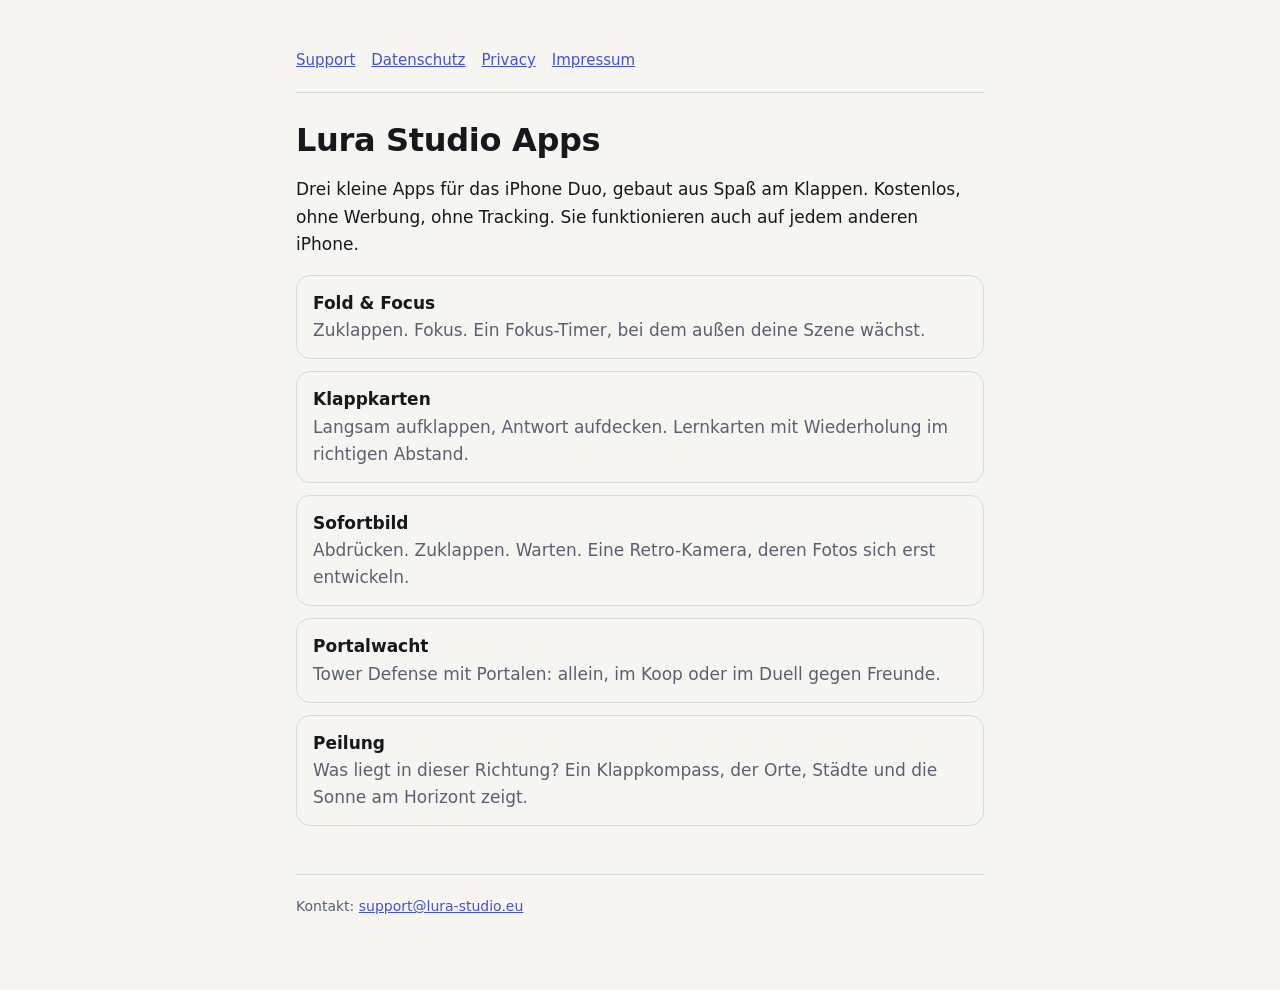
<file: index.html>
<!doctype html>
<html lang="de">
<head>
<meta charset="utf-8">
<meta name="viewport" content="width=device-width, initial-scale=1">
<title>Lura Studio Apps</title>
<link rel="stylesheet" href="style.css">
</head>
<body>
<main>
<nav><a href="support.html">Support</a><a href="datenschutz.html">Datenschutz</a><a href="privacy.html" lang="en">Privacy</a><a href="impressum.html">Impressum</a></nav>

<h1>Lura Studio Apps</h1>
<p>Drei kleine Apps für das iPhone Duo, gebaut aus Spaß am Klappen. Kostenlos, ohne Werbung, ohne Tracking. Sie funktionieren auch auf jedem anderen iPhone.</p>

<ul class="apps">
<li><strong>Fold &amp; Focus</strong><br><span class="muted">Zuklappen. Fokus. Ein Fokus-Timer, bei dem außen deine Szene wächst.</span></li>
<li><strong>Klappkarten</strong><br><span class="muted">Langsam aufklappen, Antwort aufdecken. Lernkarten mit Wiederholung im richtigen Abstand.</span></li>
<li><strong>Sofortbild</strong><br><span class="muted">Abdrücken. Zuklappen. Warten. Eine Retro-Kamera, deren Fotos sich erst entwickeln.</span></li>
<li><strong>Portalwacht</strong><br><span class="muted">Tower Defense mit Portalen: allein, im Koop oder im Duell gegen Freunde.</span></li>
<li><strong>Peilung</strong><br><span class="muted">Was liegt in dieser Richtung? Ein Klappkompass, der Orte, Städte und die Sonne am Horizont zeigt.</span></li>
</ul>

<footer>Kontakt: <a href="mailto:support@lura-studio.eu">support@lura-studio.eu</a></footer>
</main>
</body>
</html>
</file>
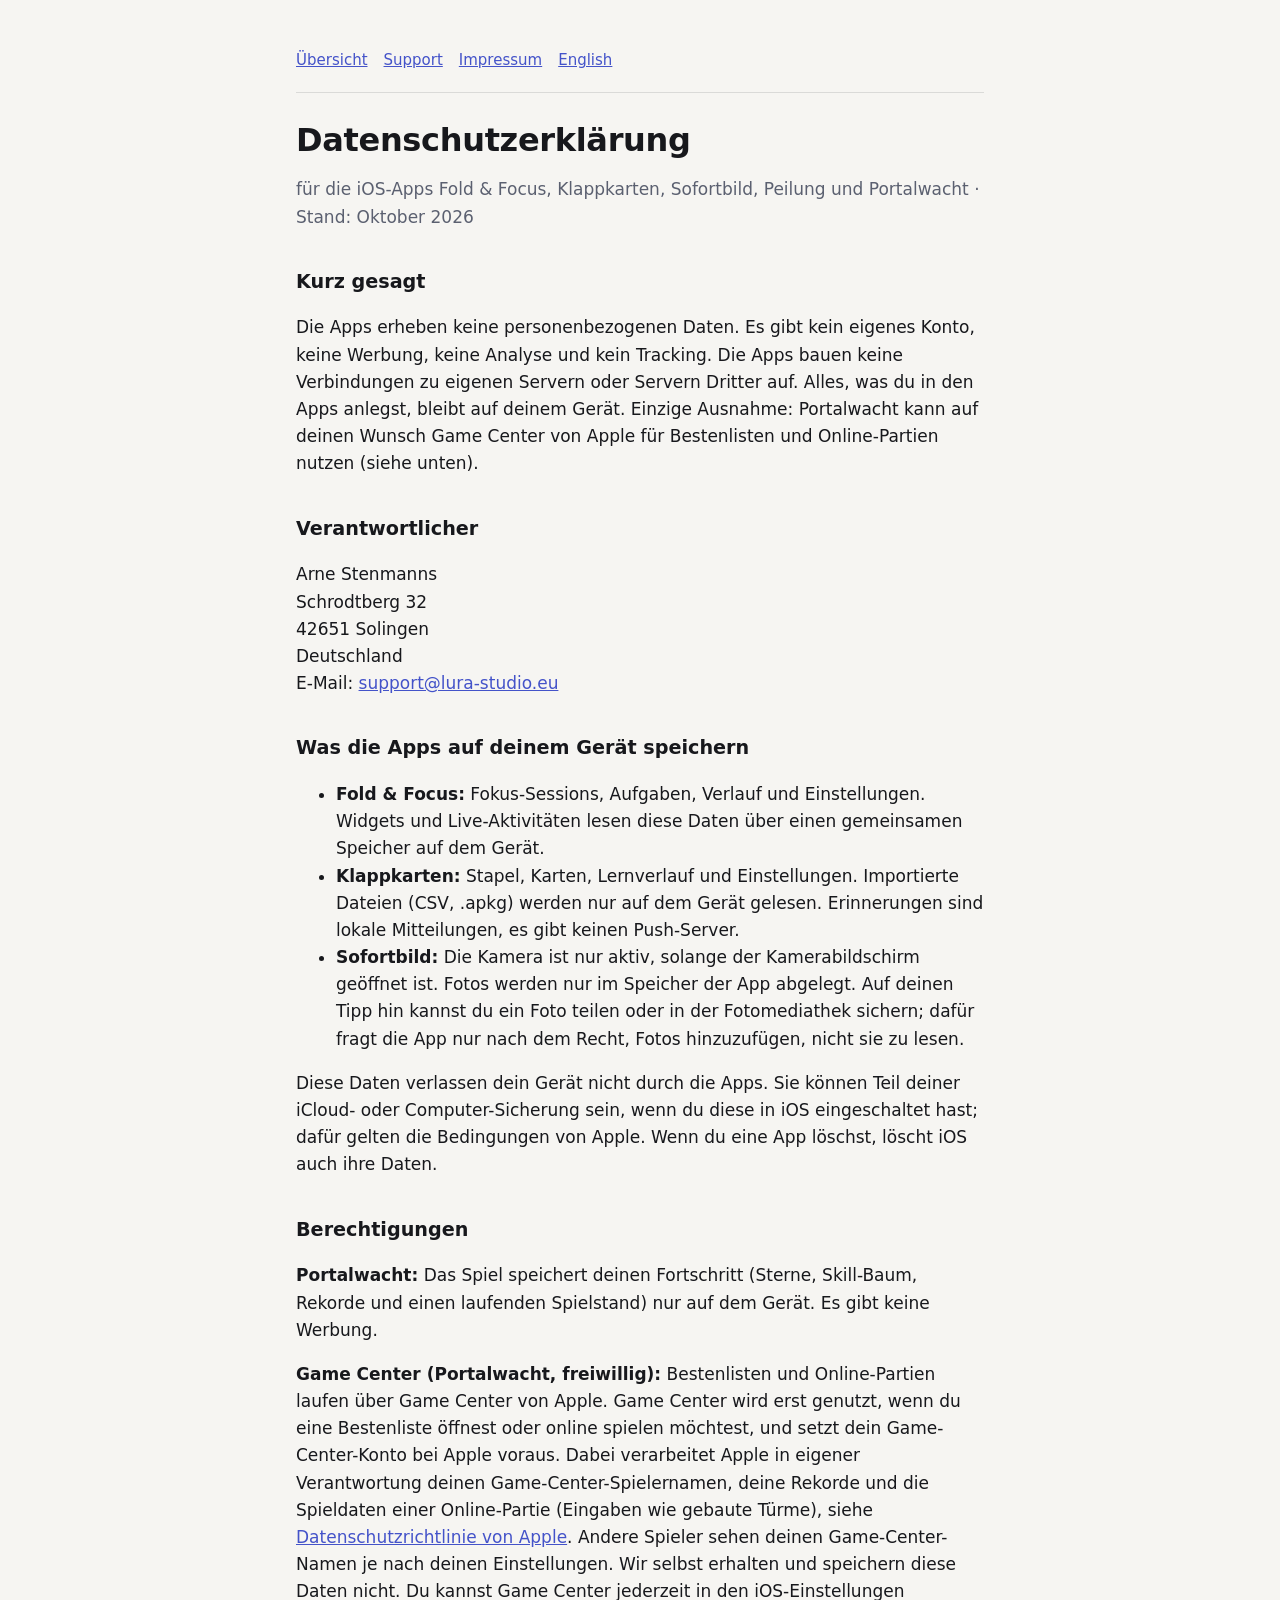
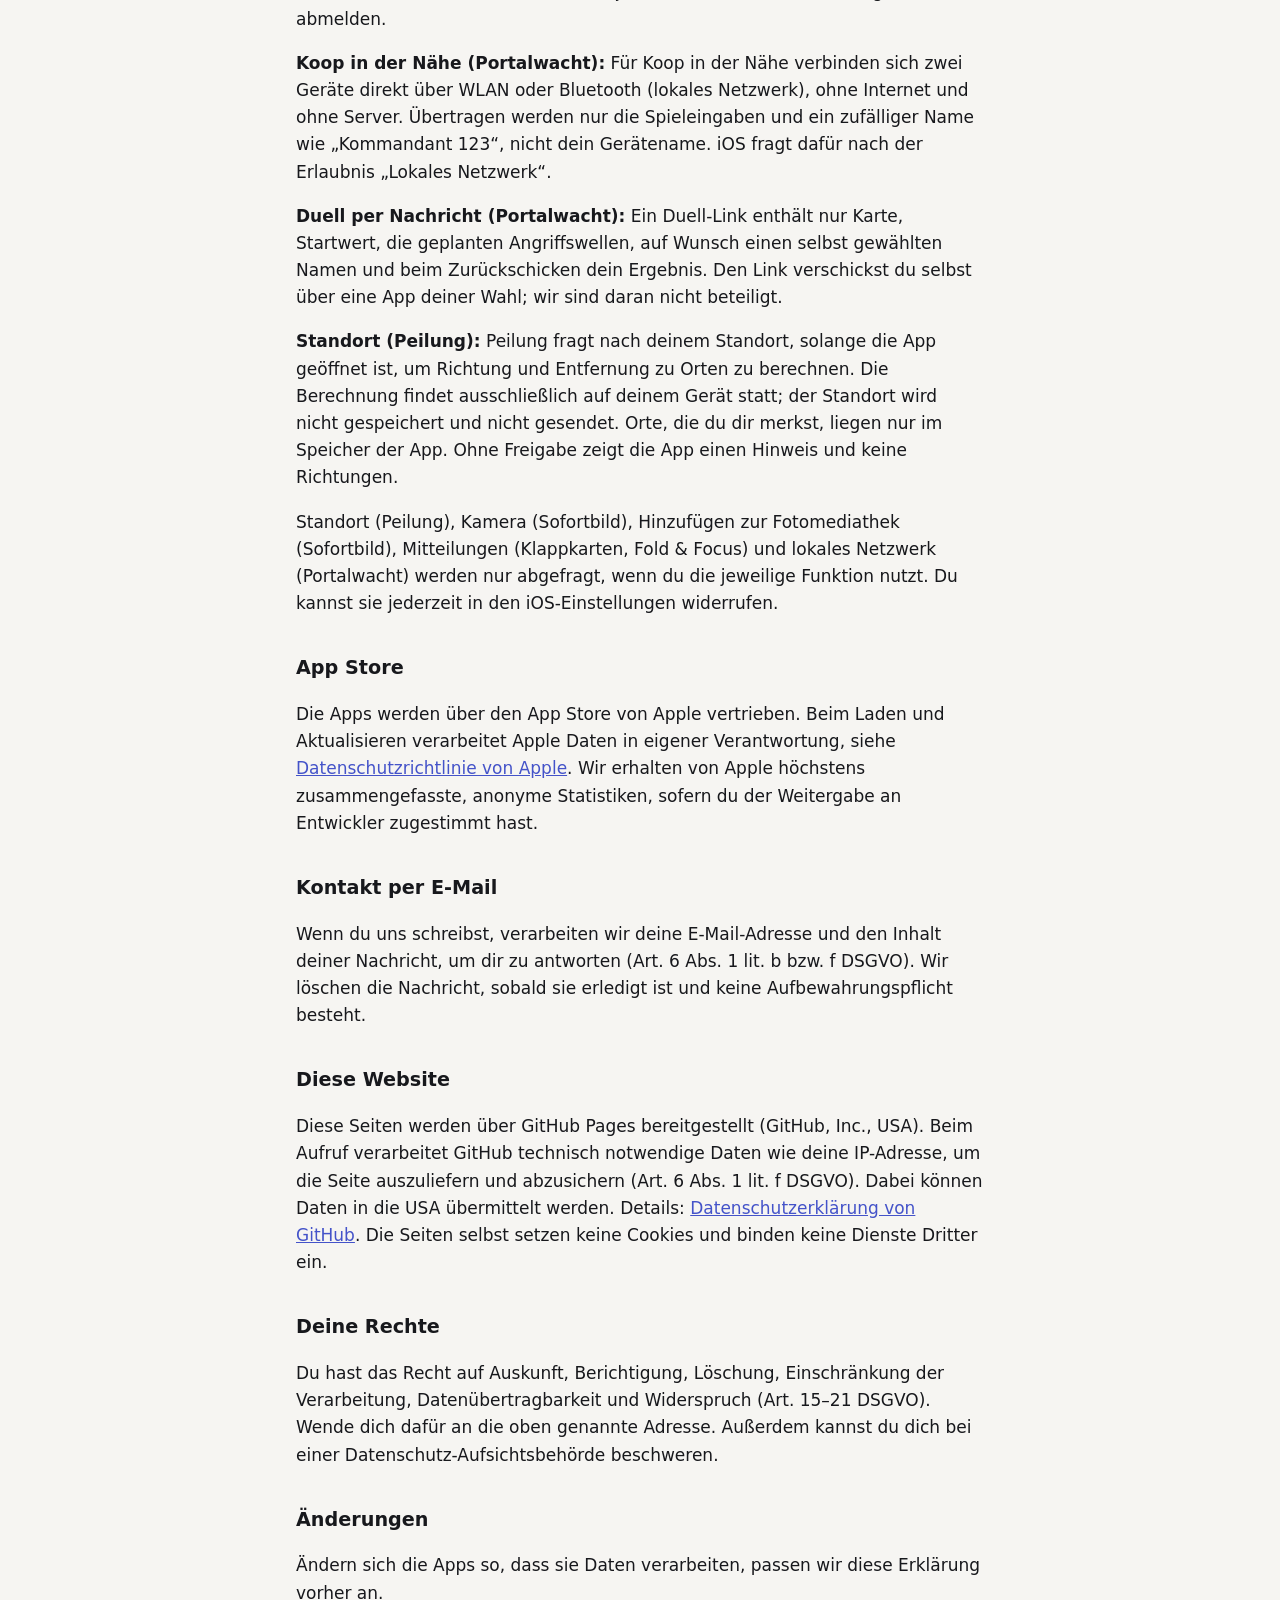
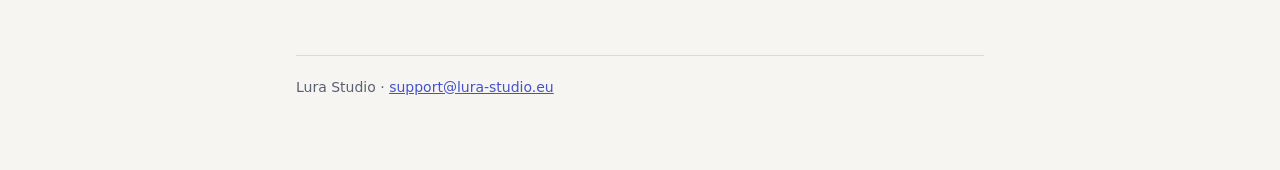
<file: datenschutz.html>
<!doctype html>
<html lang="de">
<head>
<meta charset="utf-8">
<meta name="viewport" content="width=device-width, initial-scale=1">
<title>Datenschutz – Lura Studio Apps</title>
<link rel="stylesheet" href="style.css">
</head>
<body>
<main>
<nav><a href="./">Übersicht</a><a href="support.html">Support</a><a href="impressum.html">Impressum</a><a href="privacy.html" lang="en">English</a></nav>

<h1>Datenschutzerklärung</h1>
<p class="muted">für die iOS-Apps Fold &amp; Focus, Klappkarten, Sofortbild, Peilung und Portalwacht · Stand: Oktober 2026</p>

<h2>Kurz gesagt</h2>
<p>Die Apps erheben keine personenbezogenen Daten. Es gibt kein eigenes Konto, keine Werbung, keine Analyse und kein Tracking. Die Apps bauen keine Verbindungen zu eigenen Servern oder Servern Dritter auf. Alles, was du in den Apps anlegst, bleibt auf deinem Gerät. Einzige Ausnahme: Portalwacht kann auf deinen Wunsch Game Center von Apple für Bestenlisten und Online-Partien nutzen (siehe unten).</p>

<h2>Verantwortlicher</h2>
<p>Arne Stenmanns<br>
Schrodtberg 32<br>
42651 Solingen<br>
Deutschland<br>
E-Mail: <a href="mailto:support@lura-studio.eu">support@lura-studio.eu</a></p>

<h2>Was die Apps auf deinem Gerät speichern</h2>
<ul>
<li><strong>Fold &amp; Focus:</strong> Fokus-Sessions, Aufgaben, Verlauf und Einstellungen. Widgets und Live-Aktivitäten lesen diese Daten über einen gemeinsamen Speicher auf dem Gerät.</li>
<li><strong>Klappkarten:</strong> Stapel, Karten, Lernverlauf und Einstellungen. Importierte Dateien (CSV, .apkg) werden nur auf dem Gerät gelesen. Erinnerungen sind lokale Mitteilungen, es gibt keinen Push-Server.</li>
<li><strong>Sofortbild:</strong> Die Kamera ist nur aktiv, solange der Kamerabildschirm geöffnet ist. Fotos werden nur im Speicher der App abgelegt. Auf deinen Tipp hin kannst du ein Foto teilen oder in der Fotomediathek sichern; dafür fragt die App nur nach dem Recht, Fotos hinzuzufügen, nicht sie zu lesen.</li>
</ul>
<p>Diese Daten verlassen dein Gerät nicht durch die Apps. Sie können Teil deiner iCloud- oder Computer-Sicherung sein, wenn du diese in iOS eingeschaltet hast; dafür gelten die Bedingungen von Apple. Wenn du eine App löschst, löscht iOS auch ihre Daten.</p>

<h2>Berechtigungen</h2>
<p><strong>Portalwacht:</strong> Das Spiel speichert deinen Fortschritt (Sterne, Skill-Baum, Rekorde und einen laufenden Spielstand) nur auf dem Gerät. Es gibt keine Werbung.</p>
<p><strong>Game Center (Portalwacht, freiwillig):</strong> Bestenlisten und Online-Partien laufen über Game Center von Apple. Game Center wird erst genutzt, wenn du eine Bestenliste öffnest oder online spielen möchtest, und setzt dein Game-Center-Konto bei Apple voraus. Dabei verarbeitet Apple in eigener Verantwortung deinen Game-Center-Spielernamen, deine Rekorde und die Spieldaten einer Online-Partie (Eingaben wie gebaute Türme), siehe <a href="https://www.apple.com/de/legal/privacy/">Datenschutzrichtlinie von Apple</a>. Andere Spieler sehen deinen Game-Center-Namen je nach deinen Einstellungen. Wir selbst erhalten und speichern diese Daten nicht. Du kannst Game Center jederzeit in den iOS-Einstellungen abmelden.</p>
<p><strong>Koop in der Nähe (Portalwacht):</strong> Für Koop in der Nähe verbinden sich zwei Geräte direkt über WLAN oder Bluetooth (lokales Netzwerk), ohne Internet und ohne Server. Übertragen werden nur die Spieleingaben und ein zufälliger Name wie „Kommandant 123“, nicht dein Gerätename. iOS fragt dafür nach der Erlaubnis „Lokales Netzwerk“.</p>
<p><strong>Duell per Nachricht (Portalwacht):</strong> Ein Duell-Link enthält nur Karte, Startwert, die geplanten Angriffswellen, auf Wunsch einen selbst gewählten Namen und beim Zurückschicken dein Ergebnis. Den Link verschickst du selbst über eine App deiner Wahl; wir sind daran nicht beteiligt.</p>
<p><strong>Standort (Peilung):</strong> Peilung fragt nach deinem Standort, solange die App geöffnet ist, um Richtung und Entfernung zu Orten zu berechnen. Die Berechnung findet ausschließlich auf deinem Gerät statt; der Standort wird nicht gespeichert und nicht gesendet. Orte, die du dir merkst, liegen nur im Speicher der App. Ohne Freigabe zeigt die App einen Hinweis und keine Richtungen.</p>
<p>Standort (Peilung), Kamera (Sofortbild), Hinzufügen zur Fotomediathek (Sofortbild), Mitteilungen (Klappkarten, Fold &amp; Focus) und lokales Netzwerk (Portalwacht) werden nur abgefragt, wenn du die jeweilige Funktion nutzt. Du kannst sie jederzeit in den iOS-Einstellungen widerrufen.</p>

<h2>App Store</h2>
<p>Die Apps werden über den App Store von Apple vertrieben. Beim Laden und Aktualisieren verarbeitet Apple Daten in eigener Verantwortung, siehe <a href="https://www.apple.com/de/legal/privacy/">Datenschutzrichtlinie von Apple</a>. Wir erhalten von Apple höchstens zusammengefasste, anonyme Statistiken, sofern du der Weitergabe an Entwickler zugestimmt hast.</p>

<h2>Kontakt per E-Mail</h2>
<p>Wenn du uns schreibst, verarbeiten wir deine E-Mail-Adresse und den Inhalt deiner Nachricht, um dir zu antworten (Art. 6 Abs. 1 lit. b bzw. f DSGVO). Wir löschen die Nachricht, sobald sie erledigt ist und keine Aufbewahrungspflicht besteht.</p>

<h2>Diese Website</h2>
<p>Diese Seiten werden über GitHub Pages bereitgestellt (GitHub, Inc., USA). Beim Aufruf verarbeitet GitHub technisch notwendige Daten wie deine IP-Adresse, um die Seite auszuliefern und abzusichern (Art. 6 Abs. 1 lit. f DSGVO). Dabei können Daten in die USA übermittelt werden. Details: <a href="https://docs.github.com/de/site-policy/privacy-policies/github-general-privacy-statement">Datenschutzerklärung von GitHub</a>. Die Seiten selbst setzen keine Cookies und binden keine Dienste Dritter ein.</p>

<h2>Deine Rechte</h2>
<p>Du hast das Recht auf Auskunft, Berichtigung, Löschung, Einschränkung der Verarbeitung, Datenübertragbarkeit und Widerspruch (Art. 15–21 DSGVO). Wende dich dafür an die oben genannte Adresse. Außerdem kannst du dich bei einer Datenschutz-Aufsichtsbehörde beschweren.</p>

<h2>Änderungen</h2>
<p>Ändern sich die Apps so, dass sie Daten verarbeiten, passen wir diese Erklärung vorher an.</p>

<footer>Lura Studio · <a href="mailto:support@lura-studio.eu">support@lura-studio.eu</a></footer>
</main>
</body>
</html>
</file>
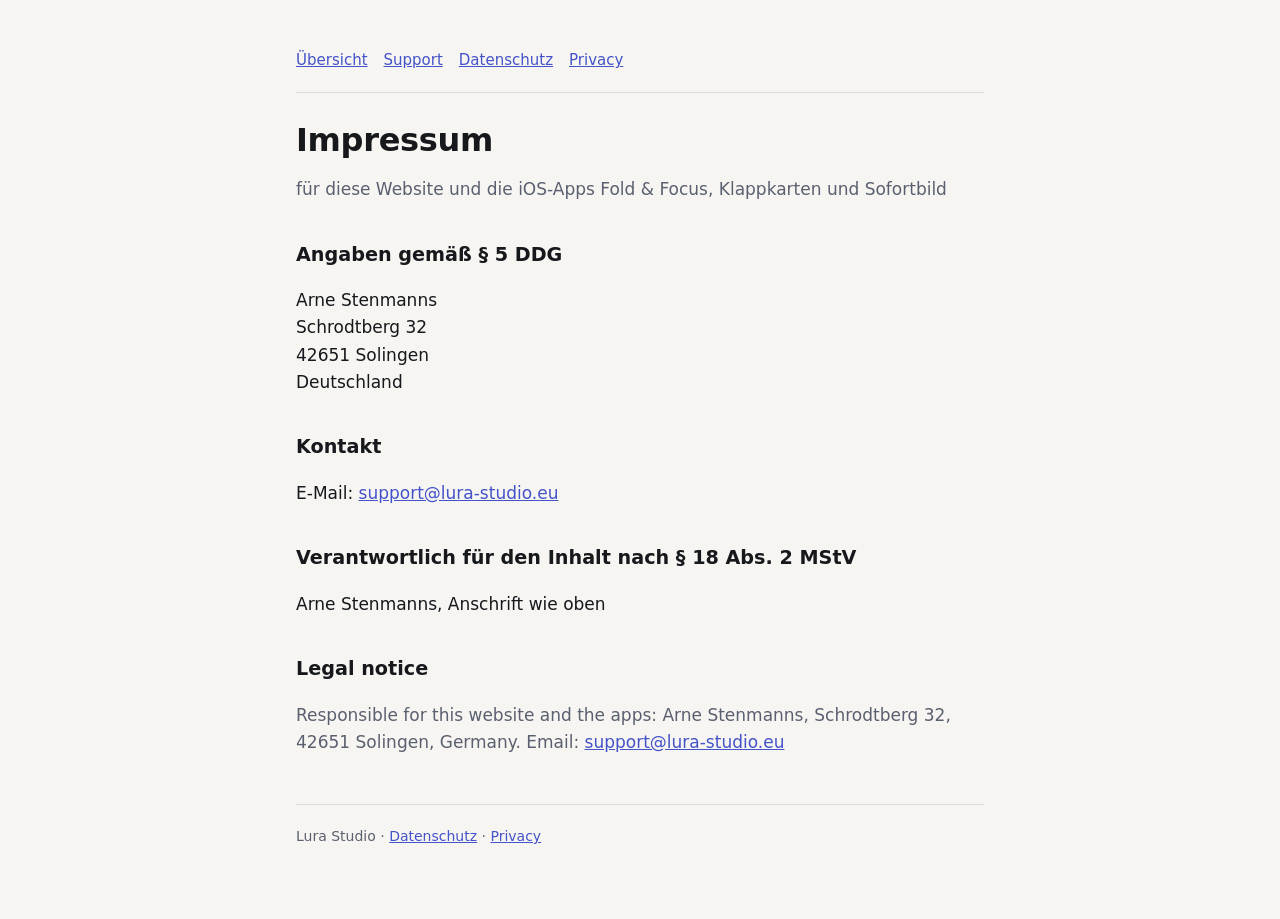
<file: impressum.html>
<!doctype html>
<html lang="de">
<head>
<meta charset="utf-8">
<meta name="viewport" content="width=device-width, initial-scale=1">
<title>Impressum – Lura Studio Apps</title>
<link rel="stylesheet" href="style.css">
</head>
<body>
<main>
<nav><a href="./">Übersicht</a><a href="support.html">Support</a><a href="datenschutz.html">Datenschutz</a><a href="privacy.html" lang="en">Privacy</a></nav>

<h1>Impressum</h1>
<p class="muted">für diese Website und die iOS-Apps Fold &amp; Focus, Klappkarten und Sofortbild</p>

<h2>Angaben gemäß § 5 DDG</h2>
<p>Arne Stenmanns<br>
Schrodtberg 32<br>
42651 Solingen<br>
Deutschland</p>

<h2>Kontakt</h2>
<p>E-Mail: <a href="mailto:support@lura-studio.eu">support@lura-studio.eu</a></p>

<h2>Verantwortlich für den Inhalt nach § 18 Abs. 2 MStV</h2>
<p>Arne Stenmanns, Anschrift wie oben</p>

<h2 lang="en">Legal notice</h2>
<p lang="en" class="muted">Responsible for this website and the apps: Arne Stenmanns, Schrodtberg 32, 42651 Solingen, Germany. Email: <a href="mailto:support@lura-studio.eu">support@lura-studio.eu</a></p>

<footer>Lura Studio · <a href="datenschutz.html">Datenschutz</a> · <a href="privacy.html">Privacy</a></footer>
</main>
</body>
</html>
</file>
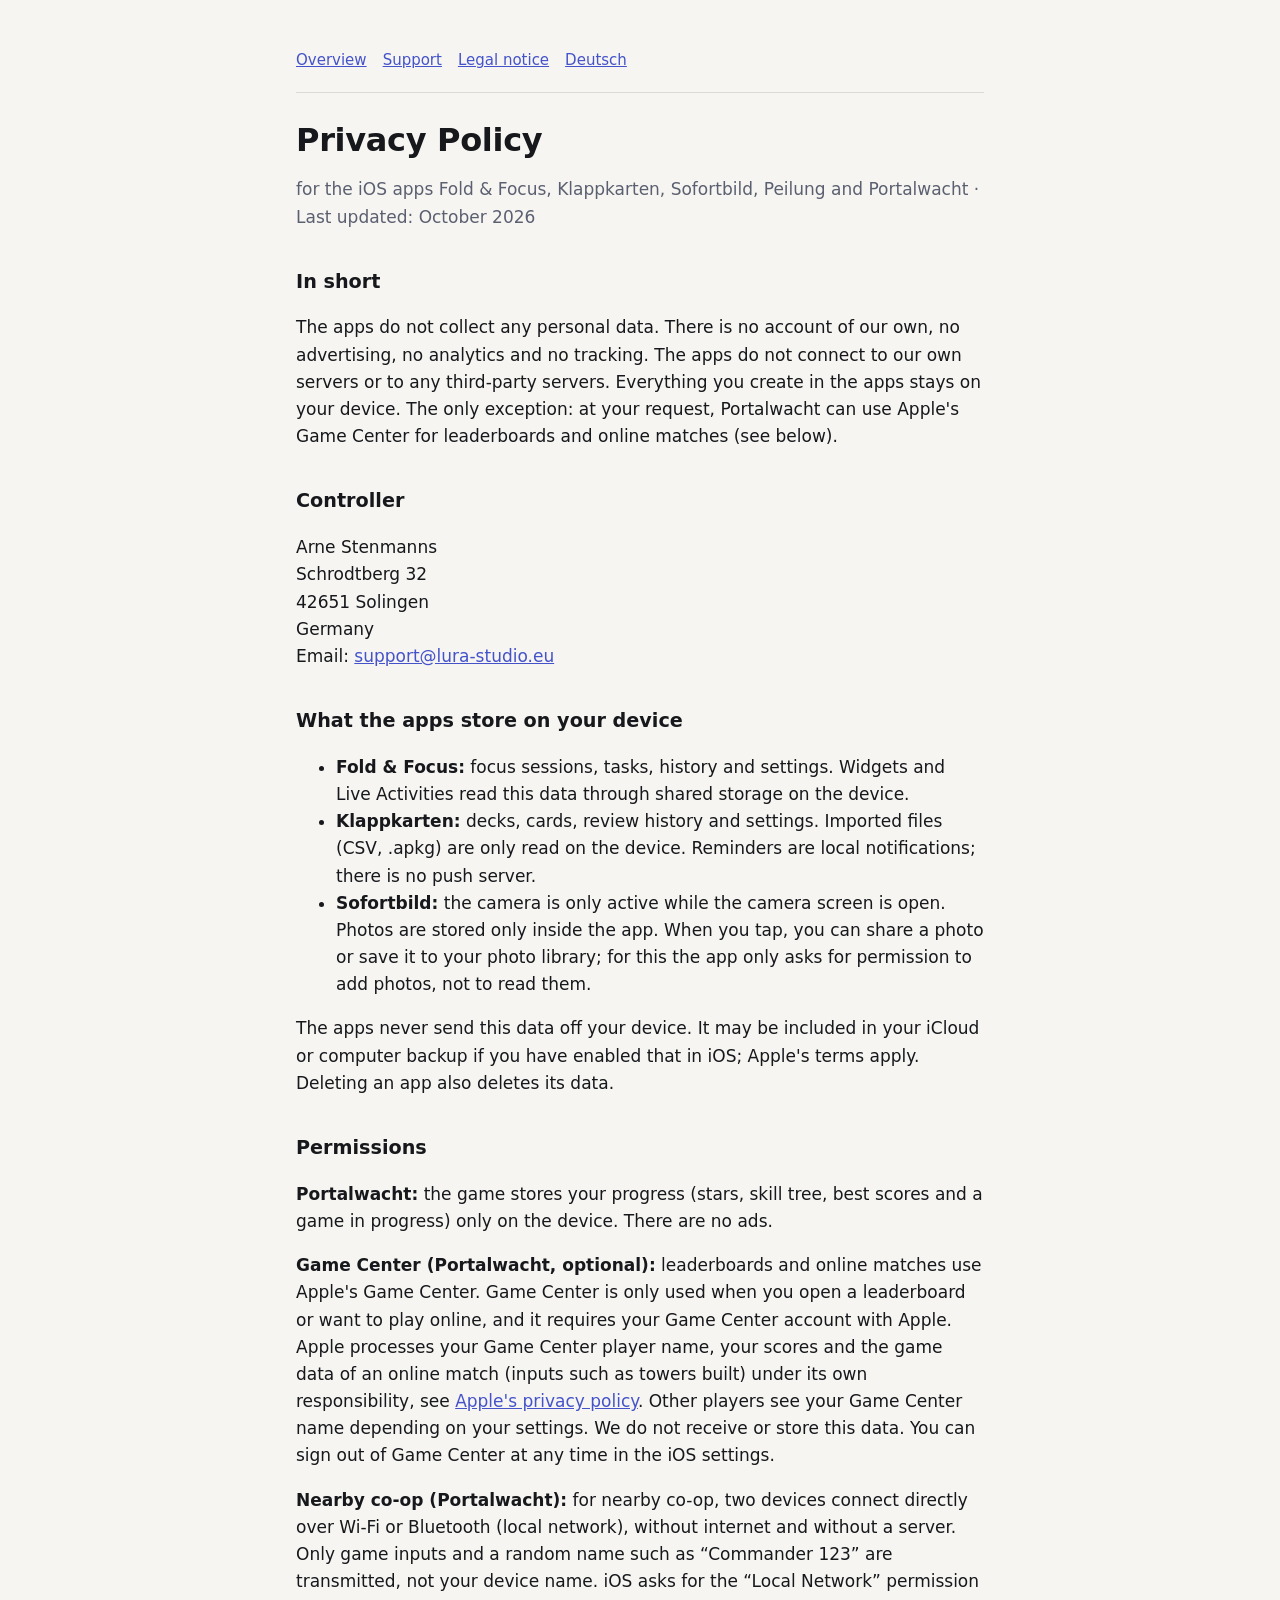
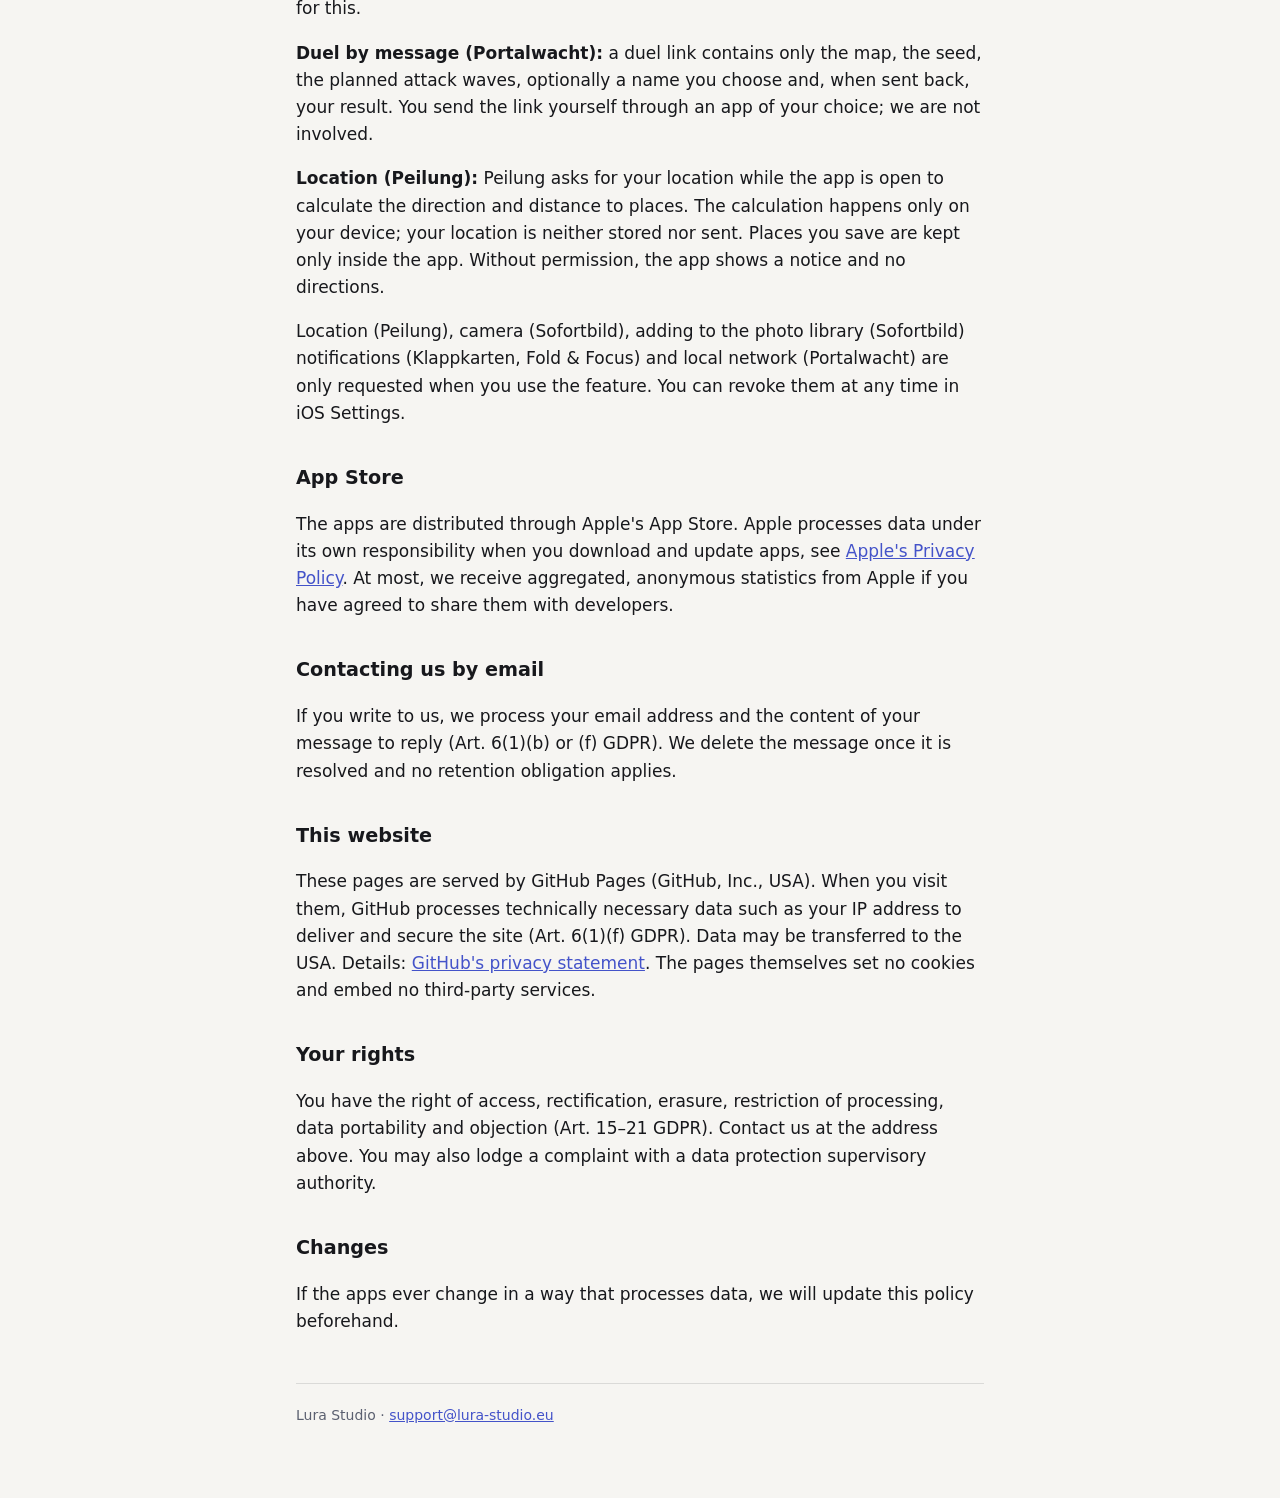
<file: privacy.html>
<!doctype html>
<html lang="en">
<head>
<meta charset="utf-8">
<meta name="viewport" content="width=device-width, initial-scale=1">
<title>Privacy – Lura Studio Apps</title>
<link rel="stylesheet" href="style.css">
</head>
<body>
<main>
<nav><a href="./">Overview</a><a href="support.html">Support</a><a href="impressum.html">Legal notice</a><a href="datenschutz.html" lang="de">Deutsch</a></nav>

<h1>Privacy Policy</h1>
<p class="muted">for the iOS apps Fold &amp; Focus, Klappkarten, Sofortbild, Peilung and Portalwacht · Last updated: October 2026</p>

<h2>In short</h2>
<p>The apps do not collect any personal data. There is no account of our own, no advertising, no analytics and no tracking. The apps do not connect to our own servers or to any third-party servers. Everything you create in the apps stays on your device. The only exception: at your request, Portalwacht can use Apple's Game Center for leaderboards and online matches (see below).</p>

<h2>Controller</h2>
<p>Arne Stenmanns<br>
Schrodtberg 32<br>
42651 Solingen<br>
Germany<br>
Email: <a href="mailto:support@lura-studio.eu">support@lura-studio.eu</a></p>

<h2>What the apps store on your device</h2>
<ul>
<li><strong>Fold &amp; Focus:</strong> focus sessions, tasks, history and settings. Widgets and Live Activities read this data through shared storage on the device.</li>
<li><strong>Klappkarten:</strong> decks, cards, review history and settings. Imported files (CSV, .apkg) are only read on the device. Reminders are local notifications; there is no push server.</li>
<li><strong>Sofortbild:</strong> the camera is only active while the camera screen is open. Photos are stored only inside the app. When you tap, you can share a photo or save it to your photo library; for this the app only asks for permission to add photos, not to read them.</li>
</ul>
<p>The apps never send this data off your device. It may be included in your iCloud or computer backup if you have enabled that in iOS; Apple's terms apply. Deleting an app also deletes its data.</p>

<h2>Permissions</h2>
<p><strong>Portalwacht:</strong> the game stores your progress (stars, skill tree, best scores and a game in progress) only on the device. There are no ads.</p>
<p><strong>Game Center (Portalwacht, optional):</strong> leaderboards and online matches use Apple's Game Center. Game Center is only used when you open a leaderboard or want to play online, and it requires your Game Center account with Apple. Apple processes your Game Center player name, your scores and the game data of an online match (inputs such as towers built) under its own responsibility, see <a href="https://www.apple.com/legal/privacy/">Apple's privacy policy</a>. Other players see your Game Center name depending on your settings. We do not receive or store this data. You can sign out of Game Center at any time in the iOS settings.</p>
<p><strong>Nearby co-op (Portalwacht):</strong> for nearby co-op, two devices connect directly over Wi-Fi or Bluetooth (local network), without internet and without a server. Only game inputs and a random name such as “Commander 123” are transmitted, not your device name. iOS asks for the “Local Network” permission for this.</p>
<p><strong>Duel by message (Portalwacht):</strong> a duel link contains only the map, the seed, the planned attack waves, optionally a name you choose and, when sent back, your result. You send the link yourself through an app of your choice; we are not involved.</p>
<p><strong>Location (Peilung):</strong> Peilung asks for your location while the app is open to calculate the direction and distance to places. The calculation happens only on your device; your location is neither stored nor sent. Places you save are kept only inside the app. Without permission, the app shows a notice and no directions.</p>
<p>Location (Peilung), camera (Sofortbild), adding to the photo library (Sofortbild) notifications (Klappkarten, Fold &amp; Focus) and local network (Portalwacht) are only requested when you use the feature. You can revoke them at any time in iOS Settings.</p>

<h2>App Store</h2>
<p>The apps are distributed through Apple's App Store. Apple processes data under its own responsibility when you download and update apps, see <a href="https://www.apple.com/legal/privacy/">Apple's Privacy Policy</a>. At most, we receive aggregated, anonymous statistics from Apple if you have agreed to share them with developers.</p>

<h2>Contacting us by email</h2>
<p>If you write to us, we process your email address and the content of your message to reply (Art. 6(1)(b) or (f) GDPR). We delete the message once it is resolved and no retention obligation applies.</p>

<h2>This website</h2>
<p>These pages are served by GitHub Pages (GitHub, Inc., USA). When you visit them, GitHub processes technically necessary data such as your IP address to deliver and secure the site (Art. 6(1)(f) GDPR). Data may be transferred to the USA. Details: <a href="https://docs.github.com/en/site-policy/privacy-policies/github-general-privacy-statement">GitHub's privacy statement</a>. The pages themselves set no cookies and embed no third-party services.</p>

<h2>Your rights</h2>
<p>You have the right of access, rectification, erasure, restriction of processing, data portability and objection (Art. 15–21 GDPR). Contact us at the address above. You may also lodge a complaint with a data protection supervisory authority.</p>

<h2>Changes</h2>
<p>If the apps ever change in a way that processes data, we will update this policy beforehand.</p>

<footer>Lura Studio · <a href="mailto:support@lura-studio.eu">support@lura-studio.eu</a></footer>
</main>
</body>
</html>
</file>
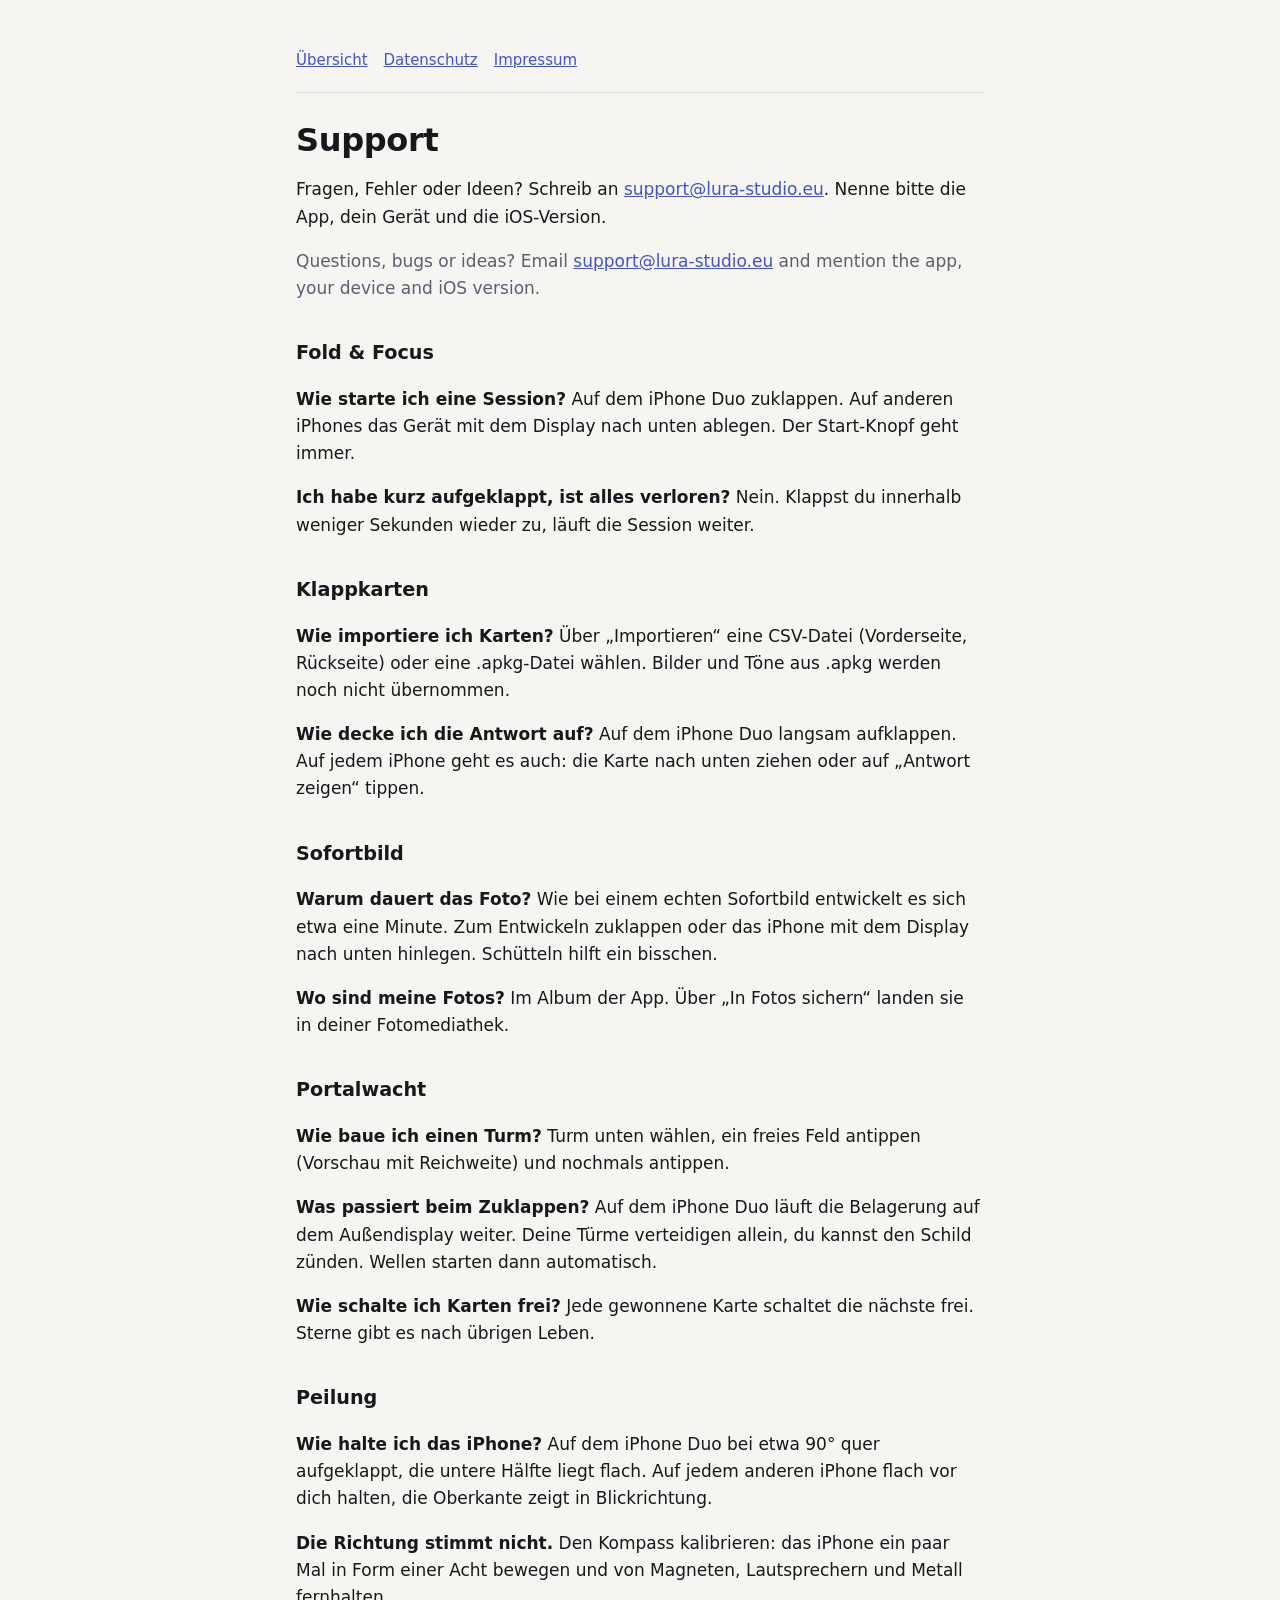
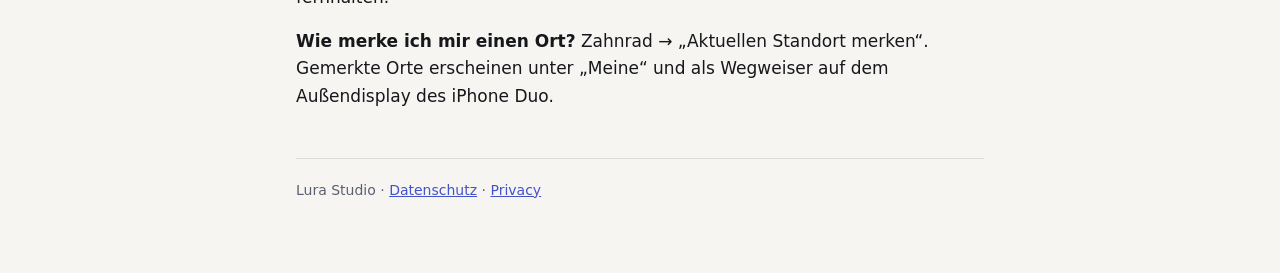
<file: support.html>
<!doctype html>
<html lang="de">
<head>
<meta charset="utf-8">
<meta name="viewport" content="width=device-width, initial-scale=1">
<title>Support – Lura Studio Apps</title>
<link rel="stylesheet" href="style.css">
</head>
<body>
<main>
<nav><a href="./">Übersicht</a><a href="datenschutz.html">Datenschutz</a><a href="impressum.html">Impressum</a></nav>

<h1>Support</h1>
<p>Fragen, Fehler oder Ideen? Schreib an <a href="mailto:support@lura-studio.eu">support@lura-studio.eu</a>. Nenne bitte die App, dein Gerät und die iOS-Version.</p>
<p class="muted" lang="en">Questions, bugs or ideas? Email <a href="mailto:support@lura-studio.eu">support@lura-studio.eu</a> and mention the app, your device and iOS version.</p>

<h2>Fold &amp; Focus</h2>
<p><strong>Wie starte ich eine Session?</strong> Auf dem iPhone Duo zuklappen. Auf anderen iPhones das Gerät mit dem Display nach unten ablegen. Der Start-Knopf geht immer.</p>
<p><strong>Ich habe kurz aufgeklappt, ist alles verloren?</strong> Nein. Klappst du innerhalb weniger Sekunden wieder zu, läuft die Session weiter.</p>

<h2>Klappkarten</h2>
<p><strong>Wie importiere ich Karten?</strong> Über „Importieren“ eine CSV-Datei (Vorderseite, Rückseite) oder eine .apkg-Datei wählen. Bilder und Töne aus .apkg werden noch nicht übernommen.</p>
<p><strong>Wie decke ich die Antwort auf?</strong> Auf dem iPhone Duo langsam aufklappen. Auf jedem iPhone geht es auch: die Karte nach unten ziehen oder auf „Antwort zeigen“ tippen.</p>

<h2>Sofortbild</h2>
<p><strong>Warum dauert das Foto?</strong> Wie bei einem echten Sofortbild entwickelt es sich etwa eine Minute. Zum Entwickeln zuklappen oder das iPhone mit dem Display nach unten hinlegen. Schütteln hilft ein bisschen.</p>
<p><strong>Wo sind meine Fotos?</strong> Im Album der App. Über „In Fotos sichern“ landen sie in deiner Fotomediathek.</p>

<h2>Portalwacht</h2>
<p><strong>Wie baue ich einen Turm?</strong> Turm unten wählen, ein freies Feld antippen (Vorschau mit Reichweite) und nochmals antippen.</p>
<p><strong>Was passiert beim Zuklappen?</strong> Auf dem iPhone Duo läuft die Belagerung auf dem Außendisplay weiter. Deine Türme verteidigen allein, du kannst den Schild zünden. Wellen starten dann automatisch.</p>
<p><strong>Wie schalte ich Karten frei?</strong> Jede gewonnene Karte schaltet die nächste frei. Sterne gibt es nach übrigen Leben.</p>

<h2>Peilung</h2>
<p><strong>Wie halte ich das iPhone?</strong> Auf dem iPhone Duo bei etwa 90° quer aufgeklappt, die untere Hälfte liegt flach. Auf jedem anderen iPhone flach vor dich halten, die Oberkante zeigt in Blickrichtung.</p>
<p><strong>Die Richtung stimmt nicht.</strong> Den Kompass kalibrieren: das iPhone ein paar Mal in Form einer Acht bewegen und von Magneten, Lautsprechern und Metall fernhalten.</p>
<p><strong>Wie merke ich mir einen Ort?</strong> Zahnrad → „Aktuellen Standort merken“. Gemerkte Orte erscheinen unter „Meine“ und als Wegweiser auf dem Außendisplay des iPhone Duo.</p>

<footer>Lura Studio · <a href="datenschutz.html">Datenschutz</a> · <a href="privacy.html">Privacy</a></footer>
</main>
</body>
</html>
</file>
<file: style.css>
:root {
  --bg: #f6f5f2;
  --text: #17181c;
  --muted: #5b6070;
  --line: rgba(23, 24, 28, 0.12);
  --accent: #4453c9;
}
@media (prefers-color-scheme: dark) {
  :root {
    --bg: #0f1013;
    --text: #f1efea;
    --muted: #a3a7b2;
    --line: rgba(241, 239, 234, 0.14);
    --accent: #9aa5ff;
  }
}
* { box-sizing: border-box; }
body {
  margin: 0;
  background: var(--bg);
  color: var(--text);
  font: 17px/1.6 -apple-system, BlinkMacSystemFont, "Segoe UI", system-ui, sans-serif;
}
main { max-width: 720px; margin: 0 auto; padding: 48px 16px 72px; }
h1 { font-size: 2rem; line-height: 1.2; margin: 0 0 8px; letter-spacing: -0.01em; }
h2 { font-size: 1.2rem; margin: 36px 0 8px; }
p, li { color: var(--text); }
.muted { color: var(--muted); }
a { color: var(--accent); }
nav { display: flex; flex-wrap: wrap; gap: 16px; padding-bottom: 20px; margin-bottom: 28px; border-bottom: 1px solid var(--line); font-size: 15px; }
.apps { display: grid; gap: 12px; padding: 0; list-style: none; }
.apps li { padding: 14px 16px; border: 1px solid var(--line); border-radius: 14px; }
footer { margin-top: 48px; padding-top: 20px; border-top: 1px solid var(--line); font-size: 14px; color: var(--muted); }
</file>
